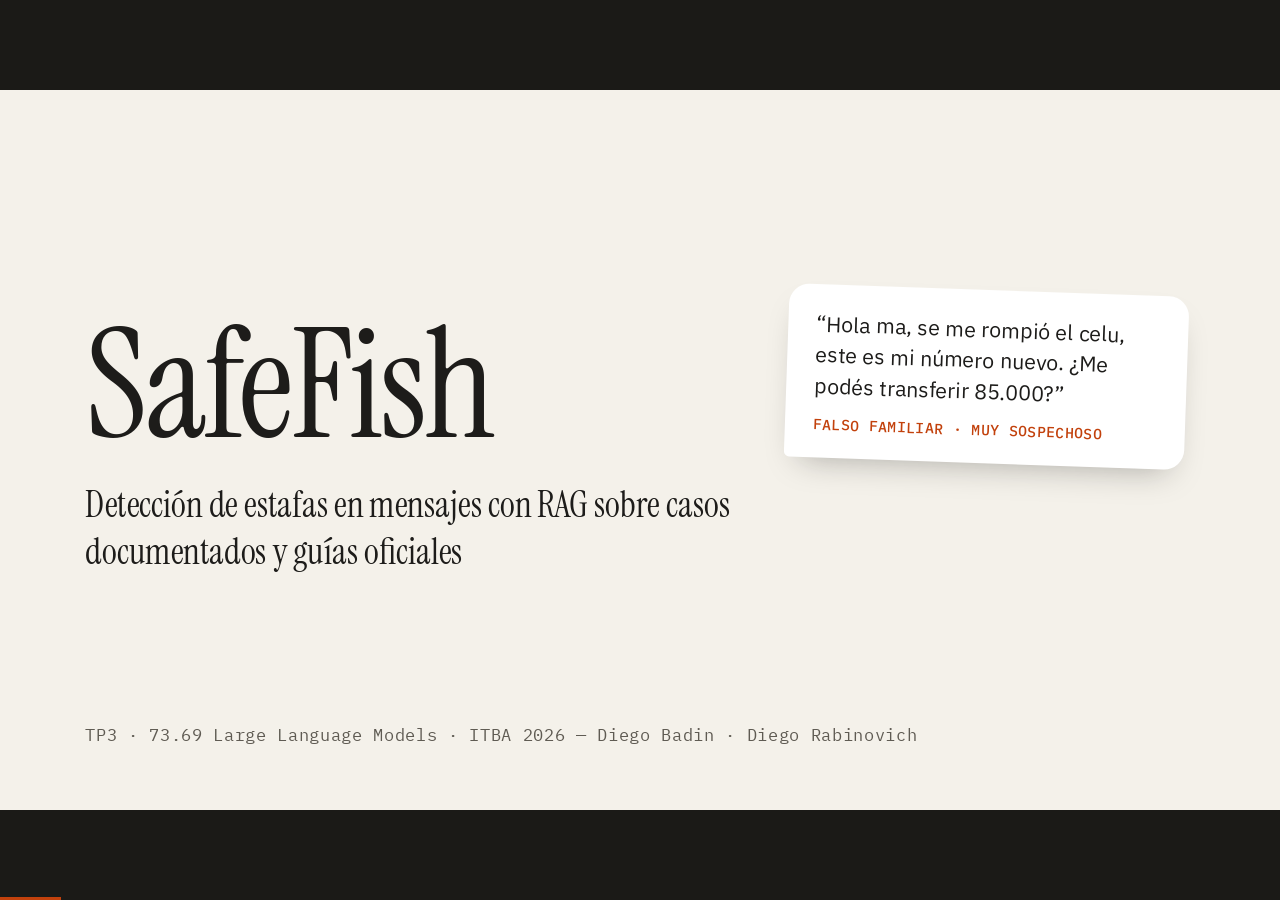
<file: docs/presentacion/index.html>
<!doctype html>
<html lang="es">
<head>
<meta charset="utf-8">
<meta name="viewport" content="width=device-width, initial-scale=1">
<title>SafeFish · TP3</title>
<link rel="preconnect" href="https://fonts.googleapis.com">
<link rel="stylesheet" href="https://fonts.googleapis.com/css2?family=Instrument+Serif&family=IBM+Plex+Sans:wght@400;600&family=IBM+Plex+Mono:wght@400;500;600&display=swap">
<style>
/* === ESCENARIO FIJO 16:9 (viewport-base.css) === */
/* ===========================================
   FIXED 16:9 STAGE: MANDATORY BASE STYLES
   Include this ENTIRE file in every presentation.
   Slides are authored at 1920×1080 and scaled as a whole.
   =========================================== */

/* 1. Lock the browser viewport */
html,
body {
    width: 100%;
    height: 100%;
    margin: 0;
    overflow: hidden;
    background: var(--stage-bg, #000);
}

/* 2. Full-window deck viewport */
.deck-viewport {
    position: fixed;
    inset: 0;
    overflow: hidden;
    background: var(--stage-bg, #000);
}

/* 3. Fixed 16:9 design canvas.
   JavaScript sets transform: translate(...) scale(...). */
.deck-stage {
    position: absolute;
    left: 0;
    top: 0;
    width: 1920px;
    height: 1080px;
    overflow: hidden;
    transform-origin: 0 0;
    background: var(--slide-bg, #fff);
}

/* 4. Slides stack inside the fixed stage.
   Content must be laid out at 1920×1080, not reflowed per device. */
.slide {
    position: absolute;
    inset: 0;
    width: 1920px;
    height: 1080px;
    overflow: hidden;
    display: block;
    visibility: hidden;
    opacity: 0;
    pointer-events: none;
    background: var(--slide-bg, #fff);
}

.slide.active,
.slide.visible {
    visibility: visible;
    opacity: 1;
    pointer-events: auto;
    z-index: 1;
}

/* 5. Keep media inside authored slide bounds */
img,
video,
canvas,
svg {
    max-width: 100%;
    max-height: 100%;
}

/* 6. Presentation chrome stays outside the slide design system */
.deck-controls {
    position: fixed;
    left: 50%;
    bottom: 22px;
    transform: translateX(-50%);
    z-index: 1000;
}

/* 7. Print one fixed-size slide per page */
@media print {
    html,
    body {
        width: 1920px;
        height: auto;
        overflow: visible;
        background: #fff;
    }

    .deck-viewport {
        position: static;
        overflow: visible;
        background: #fff;
    }

    .deck-stage {
        position: static;
        width: auto;
        height: auto;
        transform: none !important;
        background: none;
    }

    .slide {
        position: relative;
        display: block !important;
        visibility: visible !important;
        opacity: 1 !important;
        pointer-events: auto !important;
        width: 1920px;
        height: 1080px;
        break-after: page;
        page-break-after: always;
    }

    .slide:last-child {
        break-after: auto;
        page-break-after: auto;
    }

    .deck-controls {
        display: none !important;
    }
}

/* 8. Reduced motion */
@media (prefers-reduced-motion: reduce) {
    *,
    *::before,
    *::after {
        animation-duration: 0.01ms !important;
        transition-duration: 0.2s !important;
    }
}


/* === SISTEMA VISUAL: papel cálido, resaltado de citas, naranja para la versión final === */
:root {
  --stage-bg: #1b1a17; --slide-bg: #f4f1ea;
  --paper: #f4f1ea; --card: #ffffff; --ink: #1d1c1a; --muted: #5f5b53; --line: #d6d0c3;
  --mark: #ffd84d; --signal: #c2410c; --signal-soft: #fbe6da;
  --s1: #a39c8e; --s2: #4f4a42; --s3: #c2410c;
  --head: 'Instrument Serif', Georgia, serif; --text: 'IBM Plex Sans', Arial, sans-serif; --mono: 'IBM Plex Mono', 'Courier New', monospace;
}
* { margin: 0; padding: 0; box-sizing: border-box; }
.slide { background: var(--paper); color: var(--ink); font-family: var(--text); padding: 88px 128px 104px; display: flex; flex-direction: column; }
h1, h2, h3 { font-family: var(--head); font-weight: 400; letter-spacing: -0.01em; }
h2.t { font-size: 76px; line-height: 1.02; flex: none; }
p { font-size: 32px; line-height: 1.45; }
b { font-weight: 600; }
.body { flex: 1; min-height: 0; display: flex; flex-direction: column; justify-content: center; gap: 48px; padding-top: 24px; }
.row { display: flex; gap: 72px; }
.row.center { flex-direction: row; align-items: center; justify-content: flex-start; }
.col { flex: 1; display: flex; flex-direction: column; gap: 28px; min-width: 0; }
.lead { font-size: 36px; }
.callout { border-left: 6px solid var(--signal); padding-left: 28px; }
.small, .nota { font: 400 24px/1.5 var(--mono); color: var(--muted); }
mark { background: linear-gradient(transparent 52%, var(--mark) 52%); color: inherit; padding: 0 2px; }
sup.c { font: 600 0.55em var(--mono); color: var(--signal); margin-left: 3px; }
.tag { font: 500 22px var(--mono); letter-spacing: 1px; text-transform: uppercase; color: var(--signal); }
.lane { font: 500 24px var(--mono); letter-spacing: 1.5px; text-transform: uppercase; color: var(--muted); }

/* Portada y separadores */
.portada { justify-content: center; gap: 40px; }
.portada h1 { font-size: 230px; line-height: 0.92; letter-spacing: -0.02em; }
.portada .sub { font-family: var(--head); font-size: 54px; line-height: 1.3; max-width: 1060px; }
.portada .meta { position: absolute; left: 128px; bottom: 96px; font: 400 26px var(--mono); color: var(--muted); }
.bubble.tilt { position: absolute; right: 140px; top: 300px; width: 600px; transform: rotate(2deg); }
.separador { justify-content: center; }
.separador h1 { font-size: 260px; line-height: 0.92; letter-spacing: -0.02em; }
.separador::after { content: ""; position: absolute; left: 128px; bottom: 120px; width: 240px; height: 8px; background: var(--signal); }

/* Burbuja de mensaje */
.bubble { background: var(--card); border-radius: 30px 30px 30px 8px; padding: 36px 42px; box-shadow: 0 24px 50px -24px rgb(29 28 26 / 35%); font: 400 32px/1.45 var(--text); }
.bubble.grande { font-size: 42px; padding: 48px 52px; }
.bubble small { display: block; margin-top: 20px; font: 500 22px var(--mono); letter-spacing: 1px; color: var(--signal); }

/* Listas */
ul.pts { padding-left: 40px; display: flex; flex-direction: column; gap: 22px; font-size: 32px; line-height: 1.45; }
ul.pts.big { font-size: 36px; gap: 28px; }
ul.pts li::marker { color: var(--signal); }
ol.concl { padding-left: 64px; display: flex; flex-direction: column; gap: 40px; font-size: 40px; line-height: 1.4; }
ol.concl li { padding-left: 12px; }
ol.concl li::marker { font: 600 32px var(--mono); color: var(--signal); }

/* Tablas */
table.tb { width: 100%; border-collapse: collapse; font-size: 30px; font-variant-numeric: tabular-nums; }
table.tb.grande { font-size: 32px; }
table.tb th { text-align: left; font: 500 21px var(--mono); letter-spacing: 1.2px; text-transform: uppercase; color: var(--muted); padding: 14px 22px; border-bottom: 2px solid var(--ink); white-space: nowrap; }
table.tb td { padding: 22px 22px; border-bottom: 1px solid var(--line); vertical-align: top; line-height: 1.4; }
table.tb.def td:first-child { font-weight: 600; white-space: nowrap; width: 1%; padding-right: 48px; }
tr.hl td { background: var(--signal-soft); }

/* Datos: número del golden */
.golden { display: flex; align-items: center; gap: 48px; border-top: 3px solid var(--signal); padding-top: 28px; }
.golden .num { font: 400 150px/0.9 var(--head); color: var(--signal); }
.golden .lead { font-size: 32px; }

/* Tarjetas */
.cards { display: flex; gap: 64px; }
.card { flex: 1; display: flex; flex-direction: column; gap: 20px; border-top: 4px solid var(--ink); padding-top: 32px; }
.card.cool { border-top-color: var(--signal); }
.card .num { font: 400 150px/0.9 var(--head); color: var(--signal); }
.card h3 { font-size: 54px; line-height: 1.1; }
.card p { font-size: 32px; color: var(--muted); line-height: 1.45; }
.card .tag { color: var(--signal); }

/* Diagrama */
.lane-wrap { display: flex; flex-direction: column; gap: 18px; }
.flow { display: flex; align-items: stretch; }
.box { background: var(--card); border-radius: 16px; padding: 26px 24px; display: flex; flex-direction: column; gap: 10px; width: 200px; min-height: 250px; box-shadow: 0 10px 24px -18px rgb(29 28 26 / 40%); }
.flow .box { flex: 1; }
.box h3 { font: 600 29px/1.2 var(--text); }
.box p { font: 400 25px/1.35 var(--text); color: var(--muted); }
.box.db { background: var(--ink); color: var(--paper); }
.box.db p { color: #cfc9bd; }
.box.key { outline: 3px solid var(--signal); }
.arrow { width: 36px; flex: none; display: flex; align-items: center; justify-content: center; color: var(--muted); font-size: 30px; }

/* UMAP */
.umap { height: 760px; width: auto; max-width: none; border-radius: 16px; border: 2px solid var(--line); flex: none; }
.dicho { font: 400 52px/1.25 var(--head); }

/* Mapa de versiones */
.vmap { display: grid; grid-template-columns: repeat(3, 1fr); position: relative; }
.vmap::before { content: ""; position: absolute; left: 0; right: 0; top: 15px; height: 3px; background: var(--ink); }
.vmap .v { padding-right: 56px; display: flex; flex-direction: column; gap: 22px; }
.vmap .dot { width: 32px; height: 32px; border-radius: 50%; background: var(--ink); position: relative; z-index: 1; }
.vmap .v.fin .dot { background: var(--signal); }
.vmap h3 { font-size: 72px; margin-top: 12px; }
.vmap .v.fin h3 { color: var(--signal); }
.vmap .add { font-size: 34px; }
.vmap .ent { font: 500 24px var(--mono); letter-spacing: 1px; text-transform: uppercase; color: var(--signal); }

/* Barras */
.legend { display: flex; gap: 44px; font: 400 26px var(--mono); color: var(--muted); }
.legend span::before { content: ""; display: inline-block; width: 22px; height: 22px; border-radius: 4px; margin-right: 12px; vertical-align: -3px; }
.legend .s1::before { background: var(--s1); } .legend .s2::before { background: var(--s2); } .legend .s3::before { background: var(--s3); }
.bars-chart { display: flex; border-bottom: 2px solid var(--ink); }
.g { flex: 1; display: flex; justify-content: center; }
.g .bars { height: 540px; display: flex; align-items: flex-end; gap: 6px; }
.b { width: 100px; border-radius: 4px 4px 0 0; position: relative; }
.b span { position: absolute; bottom: 100%; left: 50%; transform: translateX(-50%); margin-bottom: 10px; font: 600 28px var(--mono); white-space: nowrap; }
.b.s1 { background: var(--s1); } .b.s2 { background: var(--s2); } .b.s3 { background: var(--s3); }
.xlab { display: flex; }
.xlab p { flex: 1; text-align: center; font: 400 26px/1.3 var(--mono); color: var(--muted); padding-top: 16px; }

/* Modalidades */
.modgrid { display: grid; grid-template-columns: 1fr 1fr; column-gap: 80px; row-gap: 0; }
.mod { display: flex; align-items: baseline; gap: 28px; padding: 34px 0; border-bottom: 1px solid var(--line); }
.mod .n { font: 500 28px/1.5 var(--mono); color: var(--signal); flex: none; }
.mod h3 { font: 400 50px/1.15 var(--head); }
.mod p { font-size: 27px; line-height: 1.4; color: var(--muted); }
/* Reglas */
table.reglas td { padding: 16px 22px; font-size: 28px; }
table.reglas td.rid { font: 400 50px/1 var(--head); color: var(--signal); width: 1%; padding-right: 36px; }
table.reglas td:nth-child(2) { white-space: nowrap; }
table.reglas td:last-child { color: var(--muted); }
/* Matriz: una columna por versión */
table.mx { width: 100%; border-collapse: collapse; table-layout: fixed; font-variant-numeric: tabular-nums; }
table.mx th:first-child { width: 34%; }
table.mx th { font: 400 52px var(--head); text-align: right; padding: 0 28px 22px; border-bottom: 3px solid var(--ink); }
table.mx th.s3 { color: var(--signal); border-bottom-color: var(--signal); }
table.mx td { padding: 26px 28px; border-bottom: 1px solid var(--line); vertical-align: baseline; }
table.mx td.lbl { font-size: 34px; color: var(--ink); padding-left: 0; }
table.mx td.v { font: 400 76px/1 var(--head); text-align: right; white-space: nowrap; }
.alto table.mx td { padding-top: 56px; padding-bottom: 56px; }
.alto table.mx td.v { font-size: 100px; }
table.mx td.v.s3 { color: var(--signal); background: var(--signal-soft); }
/* Tres columnas de números por versión */
.stat3 { display: grid; grid-template-columns: repeat(3, 1fr); gap: 64px; }
.vcol { border-top: 4px solid var(--ink); padding-top: 28px; display: flex; flex-direction: column; gap: 36px; }
.vcol.fin { border-top-color: var(--signal); }
.vcol h3 { font-size: 52px; }
.vcol.fin h3, .vcol.fin .big { color: var(--signal); }
.st .big { font: 400 84px/1 var(--head); }
.st .lbl { font: 400 24px/1.4 var(--mono); color: var(--muted); margin-top: 8px; }

/* === CONTROLES FUERA DEL ESCENARIO === */
.deck-controls { display: flex; gap: 14px; align-items: center; font: 500 13px 'IBM Plex Mono', monospace; color: #cfc9bd; background: rgb(27 26 23 / 70%); padding: 6px 14px; border-radius: 999px; opacity: 0; transition: opacity .3s; }
body:hover .deck-controls { opacity: 1; }
.deck-controls button { all: unset; cursor: pointer; padding: 2px 6px; }
.progress { position: fixed; left: 0; bottom: 0; height: 3px; background: #c2410c; z-index: 1001; transition: width .3s; }
/* === ENTRADA DE CADA SLIDE === */
.slide.visible > *, .slide.visible .body > * { animation: sube .6s cubic-bezier(.16,1,.3,1) both; }
.slide.visible .body > *:nth-child(2) { animation-delay: .1s; } .slide.visible .body > *:nth-child(3) { animation-delay: .2s; }
.slide.visible .bubble.tilt { animation: none; }
@keyframes sube { from { opacity: 0; transform: translateY(18px); } }
.slide.visible mark { background-size: 100% 100%; background-repeat: no-repeat; animation: marca .9s .5s cubic-bezier(.16,1,.3,1) both; }
@keyframes marca { from { background-size: 0% 100%; } }
</style>
</head>
<body>
<div class="deck-viewport">
<main class="deck-stage" id="deckStage">
<section id="cover" class="slide portada active">
<h1>SafeFish</h1>
<p class="sub">Detección de estafas en mensajes con RAG sobre casos documentados y guías oficiales</p>
<div class="bubble tilt">“Hola ma, se me rompió el celu, este es mi número nuevo. ¿Me podés transferir 85.000?”<small>FALSO FAMILIAR · MUY SOSPECHOSO</small></div>
<p class="meta">TP3 · 73.69 Large Language Models · ITBA 2026 — Diego Badin · Diego Rabinovich</p>

<!-- Notas: SafeFish recibe un mensaje sospechoso, como texto o captura, y devuelve si es una estafa, qué modalidad es, qué casos documentados la respaldan y qué hacer. Orden: problema, arquitectura, datos e indexación, decisiones de implementación, métricas, ejemplos, limitaciones y conclusiones. -->
</section>
<section id="problema" class="slide ">
<h2 class="t">El problema</h2>
<div class="body row center">
  <div class="col" style="gap:56px">
    <ul class="pts big">
      <li>Las estafas llegan por WhatsApp, SMS y mail, u otros medios e imitan a bancos, familiares, correos y organismos.</li>
      <li>Las variantes cambian con frecuencia y los filtros por reglas no siempre son suficiente.</li>
      <li>La víctima no siempre reconoce el patrón</li>
    </ul>
    <p class="lead callout"><b>Por qué RAG:</b> permite citar casos reales y guías oficiales, y la base se actualiza con modalidades nuevas sin reentrenar.</p>
  </div>
  <div class="col" style="flex:0 0 700px">
    <div class="bubble grande">“Estimado cliente, <mark>cuenta con 9986 puntos próximos a vencer</mark><sup class="c">1</sup>. Canjeá ahora por regalos ingresando a <mark>claro-ard.top/ar</mark><sup class="c">2</sup>”<small>SMS · 2 SEÑALES</small></div>
  </div>
</div>

<!-- Notas: Estafas por mensajería que cambian rápido. Elegimos RAG y no fine-tuning porque las modalidades cambian: se actualiza la base sin reentrenar, y cada veredicto puede citar casos y guías reales, lo que reduce alucinaciones. No es un sistema de preguntas y respuestas: la entrada es un mensaje a clasificar. -->
</section>
<section id="salida" class="slide ">
<h2 class="t">Qué entra y qué sale</h2>
<div class="body">
  <p class="lead" style="max-width:none">Entra el texto o la captura del mensaje, un contexto opcional (“es de un amigo”) y lo que la persona ya hizo (no respondí, pagué, pasé un código…).</p>
  <table class="tb def grande">
    <thead><tr><th>Salida</th><th>Contenido</th></tr></thead>
    <tbody>
      <tr><td>Veredicto</td><td>Estafa, muy sospechoso, levemente sospechoso o parece legítimo</td></tr>
      <tr><td>Modalidad</td><td>Una de las 10 modalidades de la taxonomía, o “no determinada”</td></tr>
      <tr><td>Señales</td><td>Cita literal del mensaje y su recuadro sobre la captura</td></tr>
      <tr><td>Casos</td><td>Casos recuperados que respaldan la modalidad, con su fuente</td></tr>
      <tr><td>Plan</td><td>Pasos tomados de guías oficiales según la situación</td></tr>
    </tbody>
  </table>
</div>

<!-- Notas: La salida es estructurada y se valida contra un esquema. La situación cambia el plan: si la persona solo respondió, el plan es de prevención; si pagó, de reclamo y denuncia. -->
</section>
<section id="modalidades" class="slide ">
<h2 class="t">Diez modalidades</h2>
<div class="body">
  <div class="modgrid"><div class="mod"><p class="n">01</p><h3>Falso familiar / cambio de número</h3></div><div class="mod"><p class="n">02</p><h3>Phishing bancario</h3></div><div class="mod"><p class="n">03</p><h3>Robo de cuenta de WhatsApp</h3></div><div class="mod"><p class="n">04</p><h3>Falso comprador o vendedor</h3></div><div class="mod"><p class="n">05</p><h3>Falso soporte / acceso remoto</h3></div><div class="mod"><p class="n">06</p><h3>Premio o sorteo falso</h3></div><div class="mod"><p class="n">07</p><h3>Inversión falsa</h3></div><div class="mod"><p class="n">08</p><h3>Falso empleo / tareas pagas</h3></div><div class="mod"><p class="n">09</p><h3>Encomienda retenida</h3></div><div class="mod"><p class="n">10</p><h3>Deuda o multa falsa</h3></div></div>
  <p class="small">Si ningún caso recuperado respalda una modalidad, la salida es <b>no determinada</b>.</p>
</div>

<!-- Notas: La taxonomía de modalidades sale de las guías del BCRA, bancos y organismos. Es un conjunto cerrado: el modelo elige una de las diez o no determinada, y así se puede medir el acierto de modalidad. -->
</section>
<section id="arquitectura" class="slide ">
<h2 class="t">Arquitectura propuesta</h2>
<div class="body" style="gap:64px">
  <div class="lane-wrap"><p class="lane">Indexación · una vez</p><div class="flow"><div class="box "><h3>Fuentes</h3><p>36 páginas oficiales, SpaPhish, SpearPhishMX, recolectados</p></div><span class="arrow">→</span><div class="box "><h3>Limpieza</h3><p>duplicados y datos personales</p></div><span class="arrow">→</span><div class="box "><h3>Normalización</h3><p>LLM a un esquema fijo</p></div><span class="arrow">→</span><div class="box "><h3>Chunking</h3><p>1 caso por chunk</p></div><span class="arrow">→</span><div class="box "><h3>Embeddings</h3><p>text-embedding-3-small</p></div><span class="arrow">→</span><div class="box db"><h3>Chroma</h3><p>4 colecciones: casos, mensajes, señales, guías</p></div></div></div>
  <div class="lane-wrap"><p class="lane">Consulta · por mensaje</p><div class="flow"><div class="box "><h3>Extracción</h3><p>captura → texto (visión)</p></div><span class="arrow">→</span><div class="box "><h3>Query rewriting</h3><p>4 consultas</p></div><span class="arrow">→</span><div class="box "><h3>Retrieval híbrido</h3><p>denso + BM25, RRF</p></div><span class="arrow">→</span><div class="box "><h3>Reranking</h3><p>LLM, puntaje 0–3</p></div><span class="arrow">→</span><div class="box key"><h3>Generación</h3><p>salida estructurada</p></div><span class="arrow">→</span><div class="box "><h3>Verificador</h3><p>reglas R1–R5</p></div><span class="arrow">→</span><div class="box "><h3>Plan</h3><p>desde guías</p></div></div></div>
  <p class="small">Claude Sonnet 5.5 en extracción y generación · Claude Haiku 5.5 en rewriting, reranking y plan · embeddings de OpenAI.</p>
</div>

<!-- Notas: Dos procesos. La indexación corre una vez: carga las fuentes, limpia duplicados y datos personales, normaliza cada página a un esquema, guarda un caso por chunk y lo indexa en Chroma, separado en cuatro colecciones. La consulta corre por mensaje: si es una captura la transcribe, reescribe la consulta, busca con vectores y BM25, reordena con un LLM, genera la respuesta con salida estructurada, la verifica con reglas y arma el plan desde guías oficiales. -->
</section>
<section id="reglas" class="slide ">
<h2 class="t">Verificador: reglas R1–R5</h2>
<div class="body">
  <table class="tb reglas">
    <thead><tr><th></th><th>Regla</th><th>Qué controla</th><th>Si no se cumple</th></tr></thead>
    <tbody><tr><td class="rid">R1</td><td><b>Cita literal</b></td><td>Cada señal cita un fragmento que está en el mensaje (al menos 5 caracteres, coincidencia aproximada).</td><td>Se descarta la señal</td></tr><tr><td class="rid">R2</td><td><b>Respaldo de la modalidad</b></td><td>La modalidad coincide con la de al menos un caso recuperado.</td><td>Pasa a “no determinada”</td></tr><tr><td class="rid">R3</td><td><b>Estafa confirmada</b></td><td>Requiere modalidad respaldada y al menos 2 señales verificadas distintas.</td><td>Baja a muy sospechoso</td></tr><tr><td class="rid">R4</td><td><b>Asimetría</b></td><td>“Parece legítimo” no puede tener una señal crítica verificada.</td><td>Sube a levemente sospechoso</td></tr><tr><td class="rid">R5</td><td><b>Plan sin inventos</b></td><td>Teléfonos, links y mails del plan están en la guía de la que sale el paso.</td><td>Se reemplazan; un paso con un organismo ausente se elimina</td></tr></tbody>
  </table>
  <p class="small">Reglas determinísticas, sin LLM. R1 a R4 corren sobre el análisis; R5, sobre el plan.</p>
</div>

<!-- Notas: El verificador es un guardrail de salida determinístico: no usa un LLM. Cada intervención queda registrada y se ve en el panel de depuración de la UI. -->
</section>
<section id="datos" class="slide ">
<h2 class="t">Datos</h2>
<div class="body">
  <table class="tb def grande">
    <thead><tr><th>Colección</th><th>Documentos</th><th>Origen</th></tr></thead>
    <tbody>
      <tr><td>Casos</td><td>59</td><td>36 páginas del BCRA, bancos, ministerios, INCIBE y prensa, normalizadas</td></tr>
      <tr><td>Mensajes</td><td>3.412 · 2.332 estafa, 1.080 legítimos</td><td>SpaPhish, SpearPhishMX y mensajes recolectados</td></tr>
      <tr><td>Señales</td><td>15</td><td>Taxonomía propia: urgencia, link no oficial, pedido de código…</td></tr>
      <tr><td>Guías</td><td>42</td><td>Procedimientos oficiales por modalidad y situación</td></tr>
    </tbody>
  </table>
  <div class="golden">
    <p class="num">93</p>
    <p class="lead"><b>Golden:</b> 93 mensajes etiquetados, 24 de dev y 69 de test, cada uno una sola vez: 51 mails de SpaPhish, 13 recolectados, 14 capturas y 15 con inyección de prompt.</p>
  </div>
</div>

<!-- Notas: La base es lo que el RAG recupera. El golden es el examen: mensajes con la respuesta correcta anotada. Se separa por campaña, de modo que una campaña entera queda en dev o en test y ninguna está en la base (data leakage). Dev se usa para desarrollar y analizar errores; test, solo para reportar. -->
</section>
<section id="indexacion" class="slide ">
<h2 class="t">Indexación: tres decisiones</h2>
<div class="body">
  <div class="cards tall">
    <div class="card"><p class="num">1</p><h3>Normalizar</h3><p>Una nota de prensa y una guía del BCRA quedan con el mismo esquema: modalidad, canal, entidad, frases típicas.</p></div>
    <div class="card"><p class="num">2</p><h3>Un caso por chunk</h3><p>Un caso es una unidad.</p></div>
    <div class="card cool"><p class="num">3</p><h3>Cuatro colecciones</h3><p>Casos, mensajes, señales y guías por separado, cada una con su top-k.</p></div>
  </div>
  <p class="small">Embeddings text-embedding-3-small (1536 dimensiones, normalizados) · Chroma con índice HNSW y similitud coseno</p>
</div>

<!-- Notas: Tres decisiones de indexación. Normalizar porque las fuentes son muy distintas. Un caso por chunk porque la clase pregunta por la naturaleza del contenido: un caso corto partido pierde su modalidad. Y cuatro colecciones porque, como muestra la próxima slide, los mensajes y los casos son tipos de texto distintos. -->
</section>
<section id="colecciones" class="slide ">
<h2 class="t">Proyección UMAP de los embeddings de la base</h2>
<div class="body row center" style="gap:72px">
  <img class="umap" src="umap_kb_slide.png" alt="Proyección UMAP de los embeddings de la base: los mensajes forman una nube grande; casos, guías y señales quedan juntos en un grupo aparte">
  <p class="dicho">Casos, guías y señales <mark>describen</mark> la estafa. Los mensajes <mark>son</mark> la estafa.</p>
</div>

<!-- Notas: UMAP proyecta los 1536 números de cada embedding a dos dimensiones conservando vecindades. Los mensajes quedan en una nube y casos, guías y señales en otra: no es otro modelo, es otro tipo de texto, descriptivo en tercera persona contra mensajes crudos en primera persona. Por eso separamos la base en cuatro colecciones con su propio top-k: casos 4, mensajes 6, señales 6, y las guías se eligen por metadata para el plan. El mismo vector de consulta busca en todas. -->
</section>
<section id="mapa" class="slide ">
<h2 class="t">Tres versiones, un cambio por vez</h2>
<div class="body">
  <div class="vmap">
    <div class="v"><span class="dot"></span><h3>RAG base</h3><p class="add">Normalización, 4 colecciones, búsqueda densa, plan desde guías, verificador.</p></div>
    <div class="v"><span class="dot"></span><h3>RAG avanzado</h3><p class="add">Query rewriting + RRF, búsqueda híbrida con BM25, reranking con LLM.</p><p class="ent">Versión 1</p></div>
    <div class="v fin"><span class="dot"></span><h3>RAG iterado</h3><p class="add">Mensajes de contraste, plan adaptado a la entidad del mensaje.</p><p class="ent">Versión 2</p></div>
  </div>
  <p class="small">Mismo golden, misma base y mismos modelos</p>
</div>

<!-- Notas: Cada versión agrega una cosa sobre la anterior, así cada cambio en las métricas se puede atribuir. RAG base es el pipeline completo. RAG avanzado suma las técnicas avanzadas y es la Versión 1 del Ejercicio 2. RAG iterado sale del análisis de errores y es la Versión 2 del Ejercicio 4. -->
</section>
<section id="dec-iterado" class="slide ">
<h2 class="t">RAG avanzado → RAG iterado</h2>
<div class="body">
  <table class="tb grande">
    <thead><tr><th>Error de la Versión 1</th><th>Cambio</th><th>Efecto (test · dev)</th></tr></thead>
    <tbody>
      <tr><td>Falsos positivos en legítimos parecidos</td><td><b>Mensajes de contraste:</b> filtro por metadata, mitad estafa y mitad legítimo</td><td>FPR 0,16 → 0,11 · F1 dev 0,86 → 0,96</td></tr>
      <tr><td>Modalidades sin caso de respaldo</td><td><b>Respaldo dirigido</b> para la regla R2</td><td>Sin efecto: no hubo casos que lo necesitaran</td></tr>
      <tr class="hl"><td>Plan genérico y con contactos de otra entidad</td><td><b>Plan adaptado:</b> el planner ve el mensaje y usa las guías como estructura</td><td><b>Cobertura 0,50 → 0,83 · 0,41 → 0,88</b></td></tr>
    </tbody>
  </table>
</div>

<!-- Notas: Para el Ejercicio 4 analizamos los errores de la Versión 1 en dev. Tres modos de falla, un cambio para cada uno, medidos aislados. El respaldo dirigido no actuó en ningún caso: es un resultado nulo y lo reportamos. El plan adaptado casi duplica la cobertura: si la guía es de otra entidad, cambia sus contactos por los canales oficiales de la entidad del mensaje. -->
</section>
<section id="metricas" class="slide separador"><h1>Métricas</h1>
</section>
<section id="m-precision" class="slide ">
<h2 class="t">¿El contexto recuperado es correcto y está bien ordenado?</h2>
<div class="body">
  <div class="legend"><span class="s1">RAG base</span><span class="s2">RAG avanzado</span><span class="s3">RAG iterado</span></div>
  <div class="chart"><div class="bars-chart"><div class="g"><div class="bars"><div class="b s1" style="height:385px;width:150px"><span>0,77</span></div><div class="b s2" style="height:450px;width:150px"><span>0,90</span></div><div class="b s3" style="height:450px;width:150px"><span>0,90</span></div></div></div><div class="g"><div class="bars"><div class="b s1" style="height:295px;width:150px"><span>0,59</span></div><div class="b s2" style="height:395px;width:150px"><span>0,79</span></div><div class="b s3" style="height:395px;width:150px"><span>0,79</span></div></div></div></div><div class="xlab"><p>MRR · posición del primer caso correcto</p><p>nDCG@k · orden de toda la lista</p></div></div>
</div>

<!-- Notas: Context precision: lo que trae el retrieval, ¿es correcto y está arriba? MRR mira la posición del primer caso de la modalidad correcta; nDCG, el orden de toda la lista. El RAG avanzado sube los dos; el RAG iterado no toca el retrieval de casos y queda igual. -->
</section>
<section id="m-recall" class="slide ">
<h2 class="t">¿El contexto alcanza para responder?</h2>
<div class="body">
  <div class="legend"><span class="s1">RAG base</span><span class="s2">RAG avanzado</span><span class="s3">RAG iterado</span></div>
  <div class="chart"><div class="bars-chart"><div class="g"><div class="bars"><div class="b s1" style="height:420px;width:120px"><span>0,84</span></div><div class="b s2" style="height:485px;width:120px"><span>0,97</span></div><div class="b s3" style="height:485px;width:120px"><span>0,97</span></div></div></div><div class="g"><div class="bars"><div class="b s1" style="height:275px;width:120px"><span>0,55</span></div><div class="b s2" style="height:395px;width:120px"><span>0,79</span></div><div class="b s3" style="height:395px;width:120px"><span>0,79</span></div></div></div><div class="g"><div class="bars"><div class="b s1" style="height:330px;width:120px"><span>0,66</span></div><div class="b s2" style="height:485px;width:120px"><span>0,97</span></div><div class="b s3" style="height:485px;width:120px"><span>0,97</span></div></div></div></div><div class="xlab"><p>Hit-mod@k · algún caso correcto</p><p>Recall@k · casos correctos</p><p>Recall@k · señales esperadas</p></div></div>
</div>

<!-- Notas: Context recall: ¿el contexto trae lo necesario? Hit-mod@k es si hay al menos un caso de la modalidad correcta entre los recuperados; recall@k, qué parte de los casos y de las señales esperadas aparecen. Con el RAG avanzado el caso correcto está en el 97 % de los mensajes y casi todas las señales esperadas llegan al contexto. -->
</section>
<section id="m-relevance" class="slide ">
<h2 class="t">¿La respuesta responde lo que importa?</h2>
<div class="body">
  <div class="legend"><span class="s1">RAG base</span><span class="s2">RAG avanzado</span><span class="s3">RAG iterado</span></div>
  <div class="chart"><div class="bars-chart"><div class="g"><div class="bars"><div class="b s1" style="height:405px;width:100px"><span>0,88</span></div><div class="b s2" style="height:414px;width:100px"><span>0,90</span></div><div class="b s3" style="height:419px;width:100px"><span>0,91</span></div></div></div><div class="g"><div class="bars"><div class="b s1" style="height:359px;width:100px"><span>0,78</span></div><div class="b s2" style="height:409px;width:100px"><span>0,89</span></div><div class="b s3" style="height:382px;width:100px"><span>0,83</span></div></div></div><div class="g"><div class="bars"><div class="b s1" style="height:308px;width:100px"><span>0,67</span></div><div class="b s2" style="height:308px;width:100px"><span>0,67</span></div><div class="b s3" style="height:317px;width:100px"><span>0,69</span></div></div></div><div class="g"><div class="bars"><div class="b s1" style="height:184px;width:100px"><span>0,40</span></div><div class="b s2" style="height:207px;width:100px"><span>0,45</span></div><div class="b s3" style="height:382px;width:100px"><span>0,83</span></div></div></div></div><div class="xlab"><p>F1 de estafa</p><p>Acierto de modalidad</p><p>F1 de señales</p><p>Cobertura del plan</p></div></div>
</div>

<!-- Notas: Answer relevance: ¿la respuesta resuelve lo que la persona necesita? Si es estafa, qué modalidad, qué señales y qué hacer. El F1 de estafa queda en torno a 0,90 en las tres versiones. El RAG avanzado mejora la modalidad. El plan desde guías copia pasos generales, y la iteración lo lleva hasta 0,83. -->
</section>
<section id="m-nose" class="slide ">
<h2 class="t">¿Sabe decir “no sé”?</h2>
<div class="body alto">
  <table class="mx"><thead><tr><th></th><th class="s1">RAG base</th><th class="s2">RAG avanzado</th><th class="s3">RAG iterado</th></tr></thead><tbody><tr><td class="lbl">Dice “no determinada” <b>cuando corresponde</b></td><td class="v s1">5 de 5</td><td class="v s2">5 de 5</td><td class="v s3">4 de 5</td></tr><tr><td class="lbl">Dice “no determinada” <b>de más</b></td><td class="v s1">7 de 31</td><td class="v s2">3 de 31</td><td class="v s3">4 de 31</td></tr></tbody></table>
</div>

<!-- Notas: Negative rejection: no responder cuando no hay información suficiente. Golden de test: 5 estafas sin modalidad que calce y 31 con modalidad. El verificador baja a no determinada toda modalidad sin un caso recuperado que la respalde. Lo que mejora con el RAG avanzado es no rechazar de más: al recuperar mejor, encuentra el caso que respalda la modalidad. -->
</section>
<section id="m-costo" class="slide ">
<h2 class="t">¿Cuánto cuesta?</h2>
<div class="body">
  <table class="mx"><thead><tr><th></th><th class="s1">RAG base</th><th class="s2">RAG avanzado</th><th class="s3">RAG iterado</th></tr></thead><tbody><tr><td class="lbl">USD por análisis</td><td class="v s1">0,019</td><td class="v s2">0,020</td><td class="v s3">0,022</td></tr><tr><td class="lbl">Tokens de entrada</td><td class="v s1">12,3 mil</td><td class="v s2">27,5 mil</td><td class="v s3">34,5 mil</td></tr><tr><td class="lbl">Tokens de salida</td><td class="v s1">0,9 mil</td><td class="v s2">2,3 mil</td><td class="v s3">2,8 mil</td></tr><tr><td class="lbl">Llamadas al LLM</td><td class="v s1">2</td><td class="v s2">7</td><td class="v s3">8</td></tr></tbody></table>
</div>

<!-- Notas: Promedios en el golden de test: unos dos centavos de dólar por análisis en la versión final. El reranking y el multi-query usan Haiku: suman tokens pero casi no suman costo. Un análisis tarda unos 25 s en la demo. La caché de respuestas evita pagar dos veces el mismo análisis. -->
</section>
<section id="ej-errores" class="slide ">
<h2 class="t">Ejemplo: dónde se equivoca</h2>
<div class="body">
  <div class="cards tall">
    <div class="card"><p class="tag">Falso positivo</p><h3>Mail de una universidad con link a “meet.net”</h3><p>Legítimo en SpaPhish; el link no coincide con la marca porque el dataset reemplazó los dominios reales. El sistema dice muy sospechoso.</p></div>
    <div class="card"><p class="tag">Falso negativo</p><h3>“BBVA Alerta: movimiento inusual… llamanos a la Línea BBVA”</h3><p>Casi idéntico a una alerta real; lo único que la delata es el número, que está tapado en la captura. El sistema dice levemente sospechoso.</p></div>
  </div>
</div>

<!-- Notas: Dos errores reales del test. El primero es un legítimo con un dominio que no coincide, un artefacto de la anonimización del dataset. El segundo, una estafa que copia una alerta real y cuyo único indicio no se puede citar. -->
</section>
<section id="demo" class="slide separador"><h1>Demo!</h1>
</section>
<section id="limitaciones" class="slide ">
<h2 class="t">Limitaciones y trabajo futuro</h2>
<div class="body"><div class="row" style="gap:96px;align-items:flex-start">
  <div class="col">
    <p class="lane">Limitaciones</p>
    <ul class="pts big">
      <li>Falsos positivos en legítimos parecidos a estafas (2 de 19).</li>
      <li>Lo que delata una estafa a veces no está en el texto: el remitente o el link real.</li>
      <li>69 casos de test: intervalos de confianza anchos.</li>
    </ul>
  </div>
  <div class="col">
    <p class="lane">Trabajo futuro</p>
    <ul class="pts big">
      <li>Repreguntar: si la evidencia no alcanza, pedirle a la persona más información (quién lo mandó, el link completo) antes de dar el veredicto.</li>
      <li>Vincular con casilla de spam del usuario para ampliar la KB automáticamente, y personalizado.</li>
      <li>Observabilidad con LangSmith para evaluar a menor costo.</li>
    </ul>
  </div>
</div></div>

<!-- Notas: La limitación principal es noise robustness. La segunda, que a veces lo que delata la estafa no está en el texto que vemos. Por eso la idea más prometedora es repreguntar: si el sistema no tiene evidencia suficiente, pedirle a la persona el dato que falta en lugar de dar un veredicto débil. -->
</section>
<section id="conclusiones" class="slide ">
<h2 class="t">Conclusiones</h2>
<div class="body">
  <ol class="concl">
    <li>La forma de indexar fue lo que más movió la recuperación: con una sola colección, el caso correcto aparecía en el 8 % de los mensajes; con cuatro colecciones, en el 84 %.</li>
    <li>El RAG avanzado mejoró qué se recupera y en qué orden</li>
    <li>Las métricas mejoran, pero no son perfectas.</li>
    <li>El análisis de errores llevó al RAG iterado y mejoró la cobertura del plan 0,45 → 0,83.</li>
  </ol>
</div>

<!-- Notas: Cuatro conclusiones. La indexación pesó más que cualquier técnica avanzada. El reranking ordena lo que traen el rewriting y BM25. Las métricas mejoran pero no son perfectas. Y el análisis de errores de la Versión 1 llevó a la Versión 2. -->
</section>
</main>
</div>
<div class="deck-controls"><button id="prev" aria-label="Anterior">←</button><span id="count"></span><button id="next" aria-label="Siguiente">→</button></div>
<div class="progress" id="progress"></div>
<script>
/* === CONTROLADOR DE LA PRESENTACIÓN === */
class SlidePresentation {
  constructor() {
    this.slides = [...document.querySelectorAll('.slide')];
    this.stage = document.getElementById('deckStage');
    this.i = Math.min(Math.max(parseInt(location.hash.slice(1)) - 1 || 0, 0), this.slides.length - 1);
    this.scale(); addEventListener('resize', () => this.scale());
    addEventListener('keydown', (e) => {
      if (['ArrowRight', 'ArrowDown', ' ', 'PageDown'].includes(e.key)) { e.preventDefault(); this.go(this.i + 1); }
      if (['ArrowLeft', 'ArrowUp', 'PageUp'].includes(e.key)) { e.preventDefault(); this.go(this.i - 1); }
      if (e.key === 'Home') this.go(0); if (e.key === 'End') this.go(this.slides.length - 1);
    });
    let x0 = null;
    addEventListener('touchstart', (e) => x0 = e.touches[0].clientX, { passive: true });
    addEventListener('touchend', (e) => { if (x0 === null) return; const d = e.changedTouches[0].clientX - x0; if (Math.abs(d) > 50) this.go(this.i + (d < 0 ? 1 : -1)); x0 = null; });
    document.getElementById('prev').onclick = () => this.go(this.i - 1);
    document.getElementById('next').onclick = () => this.go(this.i + 1);
    this.go(this.i);
  }
  scale() {
    const f = Math.min(innerWidth / 1920, innerHeight / 1080);
    this.stage.style.transform = `translate(${(innerWidth - 1920 * f) / 2}px, ${(innerHeight - 1080 * f) / 2}px) scale(${f})`;
  }
  go(n) {
    this.i = Math.max(0, Math.min(n, this.slides.length - 1));
    this.slides.forEach((s, k) => { s.classList.toggle('active', k === this.i); s.classList.toggle('visible', k === this.i); });
    document.getElementById('count').textContent = `${this.i + 1} / ${this.slides.length}`;
    document.getElementById('progress').style.width = `${(this.i + 1) / this.slides.length * 100}%`;
    history.replaceState(null, '', '#' + (this.i + 1));
  }
}
new SlidePresentation();
</script>
</body>
</html>
</file>
